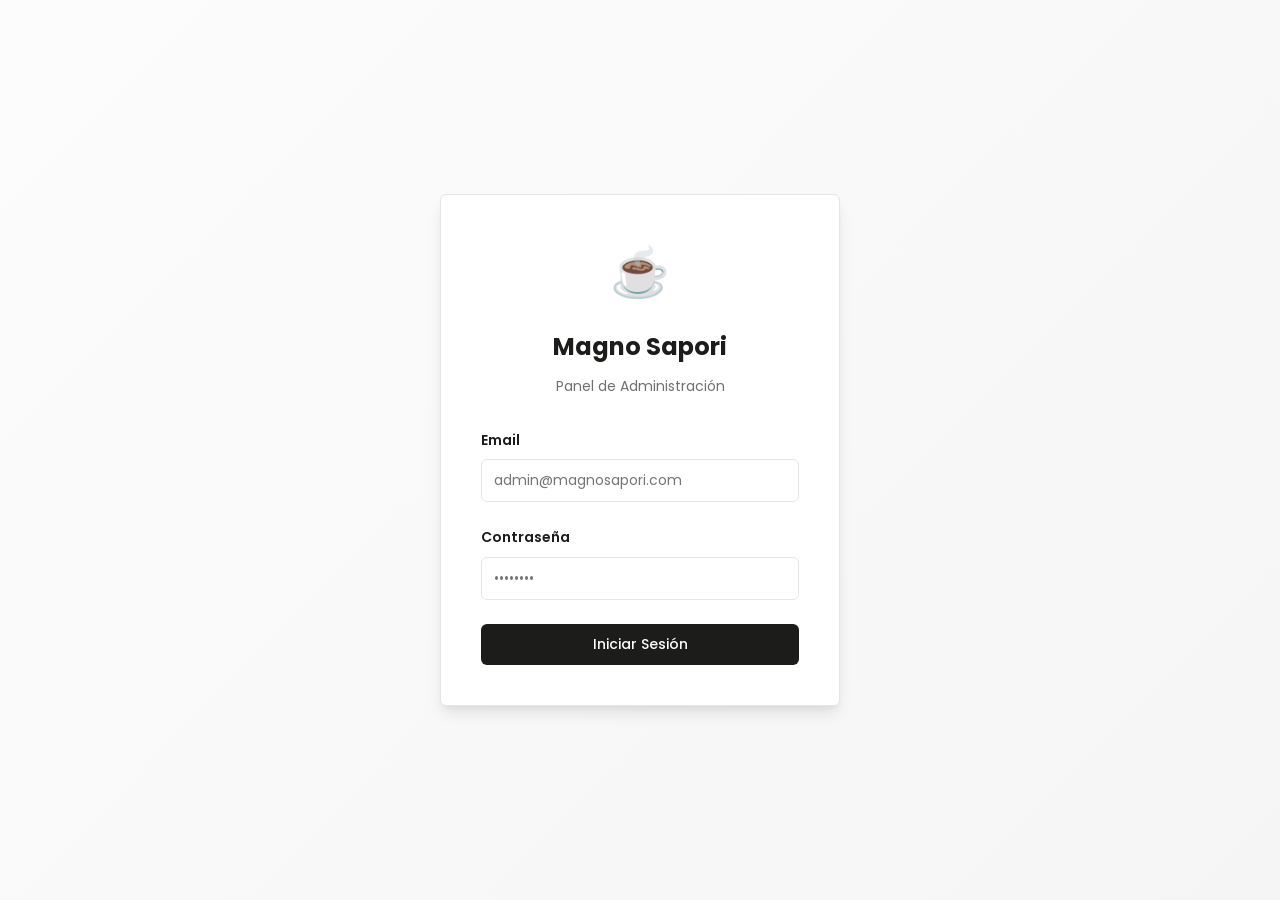
<file: admin/index.html>
<!DOCTYPE html>
<html lang="es">
<head>
  <meta charset="UTF-8">
  <meta name="viewport" content="width=device-width, initial-scale=1.0">
  <title>Magno Sapori - Panel de Administración</title>
  <link rel="stylesheet" href="style.css">
  <link rel="preconnect" href="https://fonts.googleapis.com">
  <link rel="preconnect" href="https://fonts.gstatic.com" crossorigin>
  <link href="https://fonts.googleapis.com/css2?family=Poppins:wght@400;500;600;700&display=swap" rel="stylesheet">
</head>
<body>
  
  <!-- ==================== LOGIN PAGE ==================== -->
  <div id="loginPage" class="login-container">
    <div class="login-card">
      <div class="login-header">
        <div class="login-logo">☕</div>
        <h1 class="login-title">Magno Sapori</h1>
        <p class="login-subtitle">Panel de Administración</p>
      </div>
      
      <form id="loginForm">
        <div class="form-group">
          <label for="email" class="form-label">Email</label>
          <input 
            type="email" 
            id="email" 
            class="form-input" 
            placeholder="admin@magnosapori.com"
            required
          >
        </div>
        
        <div class="form-group">
          <label for="password" class="form-label">Contraseña</label>
          <input 
            type="password" 
            id="password" 
            class="form-input" 
            placeholder="••••••••"
            required
          >
        </div>
        
        <button type="submit" class="btn btn-primary" id="loginBtn">
          Iniciar Sesión
        </button>
        
        <div id="loginError" class="error-message hidden"></div>
      </form>
    </div>
  </div>

  <!-- ==================== DASHBOARD =================== -->
  <div id="dashboardPage" class="dashboard hidden">
    <header class="dashboard-header">
      <div class="dashboard-title">
        <span>☕</span>
        <span>Magno Sapori</span>
      </div>
      <div class="dashboard-actions">
        <span id="userEmail" style="color:#6b7280;font-size:13px;margin-right:8px;"></span>
        <button class="btn btn-secondary" id="logoutBtn">Cerrar Sesión</button>
      </div>
    </header>

    <main class="dashboard-content">
      <div class="section-header">
        <h2 class="section-title">Gestión de Menú</h2>
        <div style='display:flex;gap:8px;'>
          <a class='btn btn-primary' href='/admin/tv-menu-editor' style='text-decoration:none;font-size:14px;'>📺 Editor Menú TV</a>
          <a class='btn btn-primary' href='/tv-cafeteria/' style='text-decoration:none;font-size:14px;'>☕ Menú TV Cafetería</a>
        </div>
      </div>

      <div id="loadingState" class="loading">
        <div class="spinner"></div>
      </div>
      <div id="categoriesContainer" class="categories-grid hidden"></div>
    </main>
  </div>

  <!-- Modal para agregar ítem -->
  <div id="addItemModal" class="modal hidden">
    <div class="modal-overlay" onclick="closeAddItemModal()"></div>
    <div class="modal-content">
      <div class="modal-header">
        <h3 class="modal-title">Agregar nuevo ítem</h3>
        <button class="modal-close" onclick="closeAddItemModal()">&times;</button>
      </div>
      <form id="addItemForm" class="modal-form">
        <div class="form-group">
          <label for="itemName" class="form-label">Nombre *</label>
          <input 
            type="text" 
            id="itemName" 
            class="form-input" 
            placeholder="Ej: Café con leche"
            required
          >
        </div>
        
        <div class="form-group">
          <label for="itemDescription" class="form-label">Descripción (opcional)</label>
          <textarea 
            id="itemDescription" 
            class="form-input form-textarea" 
            placeholder="Ej: Café caliente con leche espumada"
            rows="3"
          ></textarea>
        </div>
        
        <div class="form-group">
          <label for="itemPrice" class="form-label">Precio *</label>
          <input 
            type="number" 
            id="itemPrice" 
            class="form-input" 
            placeholder="9999"
            min="0"
            step="0.01"
            required
          >
        </div>
        
        <div class="modal-footer">
          <button type="button" class="btn btn-secondary" onclick="closeAddItemModal()">Cancelar</button>
          <button type="submit" class="btn btn-primary" id="addItemSubmitBtn">Agregar ítem</button>
        </div>
      </form>
    </div>
  </div>

  <!-- Toast Notifications -->
  <div id="toastContainer" class="toast-container"></div>

  <!-- API Client & Scripts -->
  <script src="api-client.js"></script>
  <script src="script.js"></script>
</body>
</html>
</file>
<file: admin/style.css>
/* ==================== ESTILOS MAGNO SAPORI ==================== */

/* Variables de Color - Rangoon Green (#1c1c1a) */
:root {
  --primary: #1c1c1a;
  --primary-foreground: #fcfcfc;
  --background: #fcfcfc;
  --foreground: #1c1c1a;
  --accent: #acacaa;
  --accent-foreground: #1c1c1a;
  --muted: #70706e;
  --muted-foreground: #999999;
  --border: #e5e5e5;
  --input: #e5e5e5;
  --ring: #1c1c1a;
  --destructive: #dc2626;
  --destructive-foreground: #ffffff;
  --success: #22c55e;
  --success-foreground: #ffffff;
  
  /* Tipografía simplificada */
  --font-main: 'Poppins', sans-serif;
}

/* Reset y Base */
* {
  margin: 0;
  padding: 0;
  box-sizing: border-box;
}

body {
  font-family: var(--font-main);
  background-color: var(--background);
  color: var(--foreground);
  line-height: 1.6;
  -webkit-font-smoothing: antialiased;
  -moz-osx-font-smoothing: grayscale;
}

h1, h2, h3, h4, h5, h6 {
  font-family: var(--font-main);
  font-weight: 600;
}

/* ==================== LOGIN PAGE ==================== */

.login-container {
  display: flex;
  align-items: center;
  justify-content: center;
  min-height: 100vh;
  padding: 1.5rem;
  background: linear-gradient(135deg, var(--background) 0%, #f5f5f5 100%);
}

.login-card {
  background: white;
  border: 1px solid var(--border);
  border-radius: 0.375rem;
  padding: 2.5rem;
  width: 100%;
  max-width: 400px;
  box-shadow: 0 10px 15px -3px rgba(25, 25, 25, 0.1), 0 4px 6px -2px rgba(25, 25, 25, 0.05);
}

.login-header {
  text-align: center;
  margin-bottom: 2rem;
}

.login-logo {
  font-size: 3rem;
  margin-bottom: 1rem;
}

.login-title {
  font-size: 1.5rem;
  font-weight: 700;
  color: var(--primary);
  margin-bottom: 0.5rem;
}

.login-subtitle {
  font-size: 0.875rem;
  color: var(--muted);
}

.form-group {
  margin-bottom: 1.5rem;
}

.form-label {
  display: block;
  font-size: 0.875rem;
  font-weight: 600;
  color: var(--foreground);
  margin-bottom: 0.5rem;
}

.form-input {
  width: 100%;
  padding: 0.625rem 0.75rem;
  font-size: 0.875rem;
  font-family: var(--font-main);
  border: 1px solid var(--input);
  border-radius: 0.375rem;
  background-color: white;
  color: var(--foreground);
  transition: all 0.2s;
}

.form-input:focus {
  outline: none;
  border-color: var(--primary);
  box-shadow: 0 0 0 3px rgba(25, 25, 25, 0.1);
}

.btn {
  display: inline-flex;
  align-items: center;
  justify-content: center;
  font-family: var(--font-main);
  font-size: 0.875rem;
  font-weight: 500;
  padding: 0.625rem 1rem;
  border-radius: 0.375rem;
  border: none;
  cursor: pointer;
  transition: all 0.2s;
  text-decoration: none;
  white-space: nowrap;
}

.btn-primary {
  width: 100%;
  background-color: var(--primary);
  color: var(--primary-foreground);
}

.btn-primary:hover {
  background-color: #333331;
  transform: translateY(-1px);
}

.btn-primary:disabled {
  opacity: 0.5;
  cursor: not-allowed;
  transform: none;
}

.error-message {
  margin-top: 1rem;
  padding: 0.75rem;
  background-color: #fee;
  border: 1px solid var(--destructive);
  border-radius: 0.375rem;
  color: var(--destructive);
  font-size: 0.875rem;
  text-align: center;
}

/* ==================== DASHBOARD ==================== */

.dashboard {
  min-height: 100vh;
  display: flex;
  flex-direction: column;
}

.dashboard-header {
  background-color: var(--primary);
  color: var(--primary-foreground);
  padding: 1rem 1.5rem;
  display: flex;
  justify-content: space-between;
  align-items: center;
  box-shadow: 0 1px 3px 0 rgba(0, 0, 0, 0.1);
}

.dashboard-title {
  display: flex;
  align-items: center;
  gap: 0.75rem;
  font-size: 1.25rem;
  font-weight: 700;
}

.dashboard-actions {
  display: flex;
  gap: 0.75rem;
  align-items: center;
}

.user-info {
  font-size: 0.875rem;
  color: var(--muted-foreground);
}

.btn-secondary {
  background-color: transparent;
  color: var(--primary-foreground);
  border: 1px solid var(--primary-foreground);
  padding: 0.5rem 1rem;
}

.btn-secondary:hover {
  background-color: rgba(251, 251, 251, 0.1);
}

.dashboard-content {
  flex: 1;
  padding: 2rem 1.5rem;
  max-width: 1200px;
  margin: 0 auto;
  width: 100%;
}

.section-header {
  display: flex;
  justify-content: space-between;
  align-items: center;
  margin-bottom: 1.5rem;
}

.section-title {
  font-size: 1.5rem;
  font-weight: 700;
  color: var(--primary);
}

.categories-grid {
  display: grid;
  gap: 1.5rem;
}

/* ==================== CATEGORY CARD ==================== */

.category-card {
  background: white;
  border: 1px solid var(--border);
  border-radius: 0.5rem;
  padding: 1.5rem;
  box-shadow: 0 1px 3px 0 rgba(0, 0, 0, 0.1);
  transition: all 0.2s;
}

.category-card:hover {
  box-shadow: 0 10px 15px -3px rgba(25, 25, 25, 0.1);
}

.category-header {
  display: flex;
  justify-content: space-between;
  align-items: center;
  margin-bottom: 1rem;
  padding-bottom: 1rem;
  border-bottom: 1px solid var(--border);
}

.category-title-group {
  display: flex;
  align-items: center;
  gap: 0.75rem;
}

.category-icon {
  font-size: 1.5rem;
}

.editable-icon {
  cursor: pointer;
  padding: 0.25rem;
  border-radius: 0.25rem;
  transition: all 0.2s ease;
}

.editable-icon:hover {
  background-color: var(--muted-foreground);
  transform: scale(1.1);
}

.editable-name {
  cursor: pointer;
  padding: 0.125rem 0.375rem;
  border-radius: 0.25rem;
  transition: background-color 0.2s ease;
}

.editable-name:hover {
  background-color: var(--muted-foreground);
  text-decoration: underline dotted;
}

.editable-description {
  cursor: pointer;
  padding: 0.125rem 0.25rem;
  border-radius: 0.25rem;
  transition: background-color 0.2s ease;
  display: inline-block;
  min-width: 20px;
  min-height: 1.2em;
}

.editable-description:hover {
  background-color: var(--input);
}

.editable-description:empty:before {
  content: 'Clic para agregar';
  color: var(--muted);
  font-style: italic;
  font-size: 0.875rem;
}

.description-input {
  width: 100%;
  padding: 0.25rem 0.5rem;
  font-size: 0.875rem;
  border: 2px solid var(--primary);
  border-radius: 0.25rem;
  font-family: var(--font-main);
}

.description-input:focus {
  outline: none;
  border-color: var(--ring);
}

.category-name {
  font-size: 1.125rem;
  font-weight: 700;
  color: var(--primary);
}

.category-order {
  display: flex;
  align-items: center;
  gap: 0.5rem;
  font-size: 0.875rem;
  color: var(--muted);
}

.order-input {
  width: 60px;
  padding: 0.25rem 0.5rem;
  font-size: 0.875rem;
  border: 1px solid var(--input);
  border-radius: 0.25rem;
  text-align: center;
}

.order-input:focus {
  outline: none;
  border-color: var(--primary);
}

.category-actions {
  display: flex;
  gap: 0.5rem;
}

.btn-icon {
  padding: 0.5rem;
  background-color: transparent;
  border: 1px solid var(--border);
  border-radius: 0.25rem;
  cursor: pointer;
  transition: all 0.2s;
  display: flex;
  align-items: center;
  justify-content: center;
}

.btn-icon:hover {
  background-color: var(--accent);
  color: white;
  border-color: var(--accent);
}

.btn-add {
  background-color: var(--primary);
  color: var(--primary-foreground);
  padding: 0.5rem 1rem;
  font-size: 0.875rem;
}

.btn-add:hover {
  background-color: #333331;
}

/* ==================== ITEMS TABLE ==================== */

.items-table {
  width: 100%;
  border-collapse: collapse;
}

.items-table thead {
  background-color: #f9f9f9;
}

.items-table th {
  padding: 0.75rem;
  text-align: left;
  font-size: 0.75rem;
  font-weight: 600;
  color: var(--muted);
  text-transform: uppercase;
  letter-spacing: 0.05em;
  border-bottom: 1px solid var(--border);
}

.items-table td {
  padding: 0.75rem;
  border-bottom: 1px solid var(--border);
  font-size: 0.875rem;
}

.items-table tbody tr:hover {
  background-color: #f9f9f9;
}

.item-name-cell {
  font-weight: 600;
  color: var(--primary);
}

.item-description-cell {
  color: var(--muted);
  max-width: 300px;
  word-wrap: break-word;
}

.item-description-text {
  display: inline;
}

.item-description-text.truncated {
  display: -webkit-box;
  -webkit-line-clamp: 2;
  -webkit-box-orient: vertical;
  overflow: hidden;
  text-overflow: ellipsis;
}

.item-description-text.expanded {
  display: block;
}

.description-toggle {
  color: var(--primary);
  cursor: pointer;
  font-size: 0.75rem;
  text-decoration: underline;
  margin-left: 0.25rem;
  user-select: none;
}

.description-toggle:hover {
  color: var(--accent);
}

.editable-price {
  display: inline-block;
  padding: 0.25rem 0.5rem;
  border: 1px solid transparent;
  border-radius: 0.25rem;
  cursor: pointer;
  transition: all 0.2s;
  min-width: 80px;
}

.editable-price:hover {
  border-color: var(--input);
  background-color: #f9f9f9;
}

.price-input {
  width: 100px;
  padding: 0.25rem 0.5rem;
  border: 1px solid var(--primary);
  border-radius: 0.25rem;
  font-size: 0.875rem;
  text-align: right;
}

.price-input:focus {
  outline: none;
  box-shadow: 0 0 0 2px rgba(25, 25, 25, 0.1);
}

.actions-cell {
  display: flex;
  gap: 0.5rem;
  justify-content: flex-end;
}

.btn-danger {
  background-color: var(--destructive);
  color: var(--destructive-foreground);
  border: 1px solid var(--destructive);
}

.btn-danger:hover {
  background-color: #b91c1c;
}

.btn-delete {
  background: transparent;
  color: var(--muted);
  border: 1px solid transparent;
  padding: 0.4rem 0.5rem;
  font-size: 0.875rem;
  border-radius: 0.25rem;
  cursor: pointer;
  transition: all 0.2s;
  line-height: 1;
}

.btn-delete:hover {
  background-color: #fef2f2;
  color: var(--destructive);
  border-color: #fecaca;
}

/* ==================== EMPTY STATE ==================== */

.empty-state {
  text-align: center;
  padding: 3rem 1.5rem;
  color: var(--muted);
}

.empty-state-icon {
  font-size: 3rem;
  margin-bottom: 1rem;
  opacity: 0.5;
}

.empty-state-text {
  font-size: 0.875rem;
}

/* ==================== LOADING ==================== */

.loading {
  display: flex;
  justify-content: center;
  align-items: center;
  padding: 3rem;
}

.spinner {
  width: 40px;
  height: 40px;
  border: 3px solid var(--border);
  border-top-color: var(--primary);
  border-radius: 50%;
  animation: spin 0.8s linear infinite;
}

@keyframes spin {
  to { transform: rotate(360deg); }
}

/* ==================== RESPONSIVE ==================== */

@media (max-width: 768px) {
  .dashboard-header {
    flex-direction: column;
    gap: 0.75rem;
    padding: 1rem;
  }
  
  .dashboard-title {
    font-size: 1.125rem;
  }
  
  .dashboard-actions {
    width: 100%;
    justify-content: space-between;
    flex-direction: row;
    gap: 0.5rem;
  }
  
  .user-info {
    font-size: 0.75rem;
    overflow: hidden;
    text-overflow: ellipsis;
    white-space: nowrap;
    flex: 1;
  }
  
  .btn-secondary {
    padding: 0.5rem 0.75rem;
    font-size: 0.75rem;
    white-space: nowrap;
  }
  
  .dashboard-content {
    padding: 1rem;
  }
  
  .section-header {
    margin-bottom: 1rem;
  }
  
  .section-title {
    font-size: 1.25rem;
  }
  
  .category-card {
    padding: 1rem;
    border-radius: 0.375rem;
  }
  
  .category-header {
    flex-direction: column;
    align-items: flex-start;
    gap: 0.75rem;
    padding-bottom: 0.75rem;
    margin-bottom: 0.75rem;
  }
  
  .category-icon {
    font-size: 1.25rem;
  }
  
  .category-name {
    font-size: 1rem;
  }
  
  .category-order {
    width: 100%;
    justify-content: space-between;
  }
  
  .order-input {
    width: 70px;
    padding: 0.375rem 0.5rem;
  }
  
  .category-actions {
    margin-bottom: 0.75rem;
  }
  
  .btn-add {
    width: 100%;
    justify-content: center;
    padding: 0.625rem 1rem;
  }
  
  /* Tabla responsive sin scroll horizontal */
  .items-container {
    width: 100%;
    overflow: visible;
  }
  
  .items-table {
    font-size: 0.75rem;
    width: 100%;
    display: block;
  }
  
  .items-table thead {
    display: none;
  }
  
  .items-table tbody {
    display: block;
  }
  
  /* Layout de dos filas para móvil con grid */
  .item-main-row {
    display: grid;
    grid-template-columns: 1fr auto auto;
    gap: 0.75rem;
    align-items: center;
    padding: 0.75rem 0.5rem 0.5rem 0.5rem;
    border-bottom: none !important;
  }
  
  .item-main-row td {
    border: none !important;
    padding: 0 !important;
  }
  
  .item-description-row {
    display: block;
  }
  
  .item-description-row td {
    display: block;
    padding: 0 0.5rem 0.75rem 0.5rem !important;
    border-bottom: 2px solid var(--border) !important;
  }
  
  .item-name-cell {
    font-size: 0.875rem;
    font-weight: 600;
    overflow: hidden;
    text-overflow: ellipsis;
    white-space: nowrap;
  }
  
  .item-price-cell {
    font-size: 0.875rem;
    font-weight: 600;
    color: var(--primary);
    white-space: nowrap;
  }
  
  .actions-cell {
    text-align: right;
  }
  
  .item-description-cell {
    font-size: 0.7rem;
    line-height: 1.4;
    color: var(--muted);
  }
  
  .description-label {
    font-weight: 600;
    color: var(--foreground);
    margin-right: 0.25rem;
    font-size: 0.7rem;
  }
  
  .editable-description {
    display: inline;
    word-wrap: break-word;
    white-space: normal;
    cursor: pointer;
    padding: 0.25rem;
    border-radius: 0.25rem;
  }
  
  .editable-description:hover {
    background-color: var(--input);
  }
  
  .editable-description:empty:before {
    content: 'Sin descripción (clic para agregar)';
    color: var(--muted-foreground);
    font-style: italic;
    font-size: 0.75rem;
  }
  
  .editable-price {
    font-size: 0.875rem;
    font-weight: 600;
  }
  
  .btn-icon {
    padding: 0.5rem;
    font-size: 1rem;
    min-width: 36px;
    min-height: 36px;
    display: inline-flex;
    align-items: center;
    justify-content: center;
  }
  
  .btn-delete {
    font-size: 1rem;
    min-width: 36px;
    min-height: 36px;
  }
  
  /* Inputs más grandes en móvil */
  .price-input,
  .description-input,
  .order-input {
    font-size: 16px; /* Evita zoom en iOS */
    padding: 0.5rem;
  }
  
  /* Modal responsive */
  .modal-content {
    max-height: 95vh;
  }
  
  .modal-header {
    padding: 1rem;
  }
  
  .modal-title {
    font-size: 1.125rem;
  }
  
  .modal-form {
    padding: 1rem;
  }
  
  .modal-footer {
    flex-direction: column;
  }
  
  .modal-footer .btn {
    width: 100%;
    min-width: auto;
  }
  
  .form-input,
  .form-textarea {
    font-size: 16px; /* Evita zoom en iOS */
  }
  
  /* Empty state */
  .empty-state {
    padding: 2rem 1rem;
  }
  
  .empty-state-icon {
    font-size: 2.5rem;
  }
  
  .empty-state-text {
    font-size: 0.8125rem;
  }
}

/* ==================== MODAL ==================== */

.modal {
  position: fixed;
  top: 0;
  left: 0;
  width: 100%;
  height: 100%;
  z-index: 1000;
  display: flex;
  align-items: center;
  justify-content: center;
  padding: 1rem;
}

.modal-overlay {
  position: absolute;
  top: 0;
  left: 0;
  width: 100%;
  height: 100%;
  background-color: rgba(0, 0, 0, 0.5);
  backdrop-filter: blur(2px);
}

.modal-content {
  position: relative;
  background: white;
  border-radius: 0.5rem;
  box-shadow: 0 20px 25px -5px rgba(0, 0, 0, 0.1), 0 10px 10px -5px rgba(0, 0, 0, 0.04);
  width: 100%;
  max-width: 500px;
  max-height: 90vh;
  overflow-y: auto;
  animation: modal-appear 0.2s ease-out;
}

@keyframes modal-appear {
  from {
    opacity: 0;
    transform: scale(0.95);
  }
  to {
    opacity: 1;
    transform: scale(1);
  }
}

.modal-header {
  display: flex;
  justify-content: space-between;
  align-items: center;
  padding: 1.5rem;
  border-bottom: 1px solid var(--border);
}

.modal-title {
  font-size: 1.25rem;
  font-weight: 600;
  color: var(--foreground);
}

.modal-close {
  background: none;
  border: none;
  font-size: 1.75rem;
  line-height: 1;
  color: var(--muted);
  cursor: pointer;
  padding: 0;
  width: 32px;
  height: 32px;
  display: flex;
  align-items: center;
  justify-content: center;
  border-radius: 0.25rem;
  transition: all 0.2s;
}

.modal-close:hover {
  background-color: var(--muted-foreground);
  color: var(--foreground);
}

.modal-form {
  padding: 1.5rem;
}

.form-textarea {
  resize: vertical;
  min-height: 80px;
  font-family: var(--font-main);
}

.modal-footer {
  display: flex;
  gap: 0.75rem;
  justify-content: flex-end;
  padding-top: 1rem;
  margin-top: 1rem;
  border-top: 1px solid var(--border);
}

.modal-footer .btn {
  min-width: 100px;
}

/* ==================== TOAST NOTIFICATIONS ==================== */

.toast-container {
  position: fixed;
  bottom: 1.5rem;
  right: 1.5rem;
  z-index: 2000;
  display: flex;
  flex-direction: column;
  gap: 0.5rem;
  pointer-events: none;
}

.toast {
  pointer-events: auto;
  padding: 0.75rem 1rem;
  border-radius: 0.5rem;
  font-size: 0.875rem;
  font-weight: 500;
  color: white;
  box-shadow: 0 4px 12px rgba(0,0,0,0.15);
  animation: toast-in 0.3s ease-out, toast-out 0.3s ease-in 2.7s;
  animation-fill-mode: forwards;
  display: flex;
  align-items: center;
  gap: 0.5rem;
  max-width: 360px;
}

.toast-success { background-color: var(--success); }
.toast-error { background-color: var(--destructive); }
.toast-info { background-color: var(--primary); }

@keyframes toast-in {
  from { opacity: 0; transform: translateY(1rem); }
  to { opacity: 1; transform: translateY(0); }
}

@keyframes toast-out {
  from { opacity: 1; transform: translateY(0); }
  to { opacity: 0; transform: translateY(-0.5rem); }
}

/* ==================== CATEGORY META LAYOUT ==================== */

.category-meta {
  display: grid;
  grid-template-columns: 1fr;
  border-bottom: 1px solid var(--border);
}

.category-meta-info {
  display: flex;
  flex-direction: column;
}

.category-featured {
  display: flex;
  align-items: center;
  gap: 8px;
  padding: 10px 16px;
  border-bottom: 1px solid #e5e7eb;
}

.category-featured label {
  display: flex;
  align-items: center;
  gap: 6px;
  cursor: pointer;
  font-size: 13px;
  color: #374151;
}

.category-featured input[type="checkbox"] {
  width: 16px;
  height: 16px;
  accent-color: var(--primary);
  cursor: pointer;
}

.category-description {
  padding: 10px 16px;
}

.category-description .desc-label {
  display: block;
  font-size: 12px;
  color: #6b7280;
  margin-bottom: 4px;
}

.category-description textarea {
  width: 100%;
  min-height: 60px;
  padding: 8px 10px;
  border: 1px solid #d1d5db;
  border-radius: 6px;
  font-size: 13px;
  color: #374151;
  resize: vertical;
  font-family: var(--font-main);
  transition: border-color 0.2s;
}

.category-description textarea:focus {
  outline: none;
  border-color: var(--primary);
  box-shadow: 0 0 0 2px rgba(28, 28, 26, 0.08);
}

.category-image-section {
  padding: 10px 16px;
}

.category-image-section .img-label {
  display: block;
  font-size: 12px;
  color: #6b7280;
  margin-bottom: 6px;
}

.category-image-wrapper {
  position: relative;
  display: inline-block;
  border-radius: 8px;
  overflow: hidden;
  border: 1px solid #d1d5db;
}

.category-image-wrapper img {
  display: block;
  width: 160px;
  height: 120px;
  object-fit: cover;
}

.category-image-wrapper .image-overlay {
  position: absolute;
  inset: 0;
  background: rgba(0,0,0,0.4);
  display: flex;
  align-items: center;
  justify-content: center;
  opacity: 0;
  transition: opacity 0.2s;
  cursor: pointer;
  color: white;
  font-size: 13px;
  font-weight: 500;
}

.category-image-wrapper:hover .image-overlay {
  opacity: 1;
}

.category-image-wrapper .image-overlay.uploading {
  opacity: 1;
  background: rgba(0,0,0,0.6);
}

.category-image-placeholder {
  width: 160px;
  height: 120px;
  border-radius: 8px;
  border: 2px dashed #d1d5db;
  display: flex;
  align-items: center;
  justify-content: center;
  font-size: 12px;
  color: #9ca3af;
  flex-direction: column;
  gap: 4px;
  cursor: pointer;
  transition: border-color 0.2s, background-color 0.2s;
}

.category-image-placeholder:hover {
  border-color: var(--primary);
  background-color: #f9f9f7;
}

@media (min-width: 768px) {
  .category-meta {
    grid-template-columns: 1fr 200px;
  }
  .category-meta-image {
    display: flex;
    align-items: center;
    justify-content: center;
    border-left: 1px solid #e5e7eb;
  }
}

/* ==================== SKELETON LOADING ==================== */

.skeleton-card {
  padding: 1.5rem;
}

.skeleton-header,
.skeleton-body,
.skeleton-items {
  display: flex;
  flex-direction: column;
  gap: 0.75rem;
  margin-bottom: 1rem;
}

.skeleton-header {
  flex-direction: row;
  justify-content: space-between;
}

.skeleton-line {
  background: linear-gradient(90deg, #f0f0f0 25%, #e8e8e8 50%, #f0f0f0 75%);
  background-size: 200% 100%;
  animation: skeleton-shimmer 1.5s infinite;
  border-radius: 4px;
}

@keyframes skeleton-shimmer {
  0% { background-position: -200% 0; }
  100% { background-position: 200% 0; }
}

/* ==================== UTILITIES ==================== */

.hidden {
  display: none !important;
}

.text-center {
  text-align: center;
}

.mt-2 {
  margin-top: 0.5rem;
}

.mb-2 {
  margin-bottom: 0.5rem;
}

.gap-2 {
  gap: 0.5rem;
}
</file>
